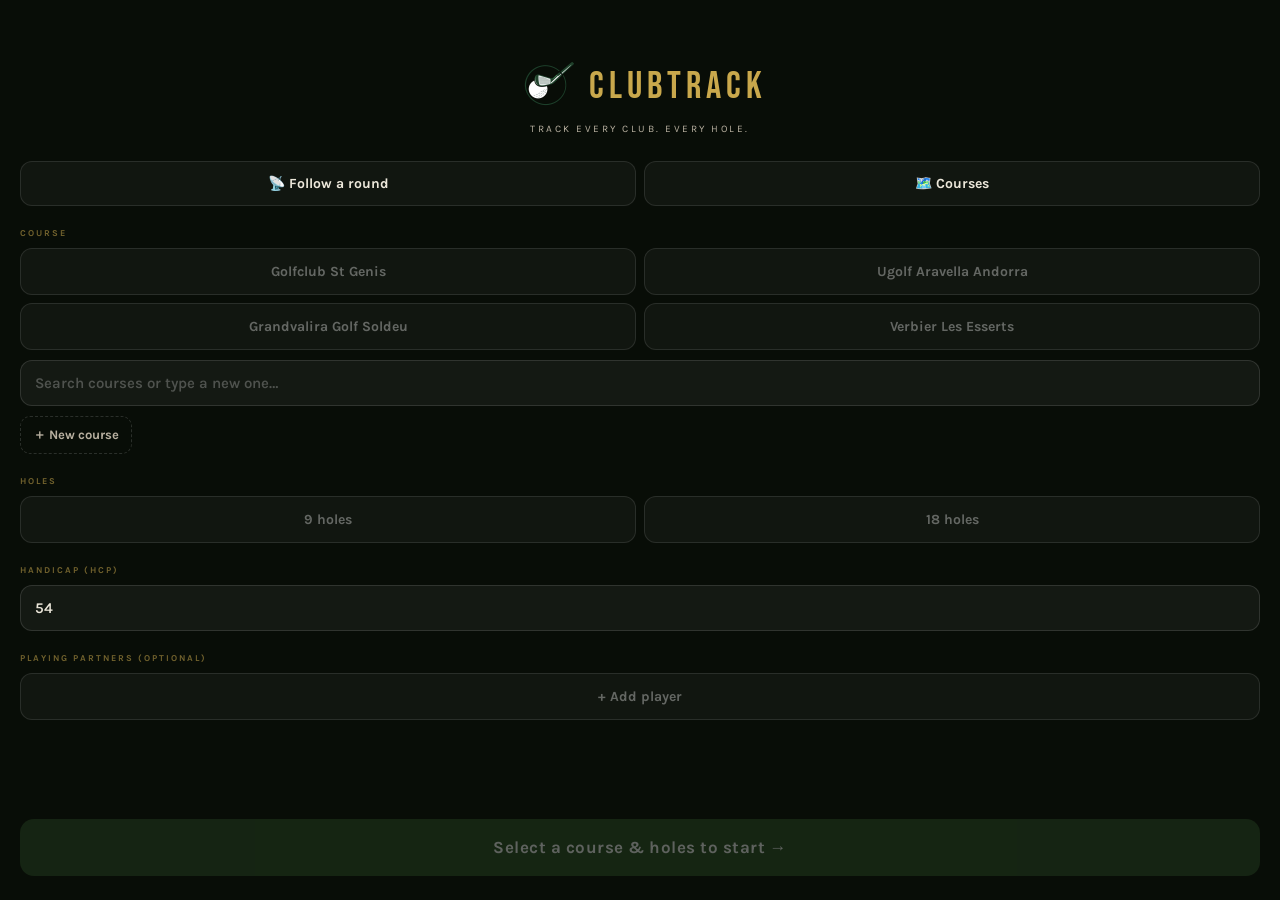
<file: index.html>
<!DOCTYPE html>
<html lang="en">
<head>
<meta charset="UTF-8">
<meta name="viewport" content="width=device-width, initial-scale=1.0, maximum-scale=1.0, user-scalable=no">
<meta name="apple-mobile-web-app-capable" content="yes">
<meta name="apple-mobile-web-app-status-bar-style" content="black-translucent">
<title>ClubTrack</title>
<link rel="apple-touch-icon" href="Logo.png">
<link rel="icon" href="Logo.png">
<link rel="manifest" href="manifest.json">
<meta name="theme-color" content="#0f1a0d">
<link rel="stylesheet" href="styles.css">
</head>
<body>
<div class="app">

  <div class="header">
    <div class="logo"><img class="logo-icon" src="Logo-transparent.png" alt="">ClubTrack</div>
    <div class="hole-nav">
      <button class="nav-btn" id="prev">‹</button>
      <div class="hole-display">
        <span class="hole-word">Hole</span>
        <span class="hole-num" id="hNum">1</span>
        <span class="hole-par" id="holePar"></span>
      </div>
      <button class="nav-btn" id="next">›</button>
    </div>
    <button class="settings-btn" id="settingsBtn">⚙︎</button>
  </div>

  <div class="strip-wrap">
    <div class="strip" id="strip"></div>
  </div>

  <div class="shot-log">
    <div class="log-label"><span id="logLabelText">Shots this hole</span> <span id="shotCount"></span></div>
    <div class="shots-row" id="shotsRow"></div>
  </div>

  <div class="clubs-area" id="clubsArea"></div>

  <div class="footnote">© 2026 <a href="https://github.com/robert-rjm" target="_blank" rel="noopener noreferrer">Robert Michels</a></div>


  <div class="bottom-bar">
    <button class="undo-btn" id="undoBtn">↩ Undo</button>
    <button class="add-nine-btn" id="addNineBtn" style="display:none">+ Continue round</button>
    <button class="sum-btn" id="sumBtn">📋 Round Summary</button>
  </div>
</div>

<!-- Continue-round sheet -->
<div id="continueSheet" style="display:none;position:fixed;bottom:0;left:0;right:0;z-index:200;
  background:var(--dark);border-top:1px solid rgba(255,255,255,0.08);
  border-radius:20px 20px 0 0;padding:20px 18px 32px;box-shadow:0 -8px 32px rgba(0,0,0,0.4)">
  <div style="font-size:13px;font-weight:700;color:rgba(255,255,255,0.45);letter-spacing:0.5px;margin-bottom:14px">CONTINUE WITH</div>
  <div id="continueOpts" style="display:flex;gap:10px;flex-wrap:wrap"></div>
</div>
<div id="continueBackdrop" style="display:none;position:fixed;inset:0;z-index:199;background:rgba(0,0,0,0.45)"></div>

<!-- Tracking sheet, shown at the first tee -->
<div id="trackSheet" style="display:none;position:fixed;bottom:0;left:0;right:0;z-index:200;
  background:var(--dark);border-top:1px solid rgba(255,255,255,0.08);
  border-radius:20px 20px 0 0;box-shadow:0 -8px 32px rgba(0,0,0,0.4);
  padding:20px 18px calc(32px + env(safe-area-inset-bottom))">
  <div style="font-size:13px;font-weight:700;color:rgba(255,255,255,0.45);letter-spacing:0.5px;margin-bottom:14px">TRACK THIS ROUND</div>
  <div id="trackOpts" style="display:flex;gap:10px"></div>
</div>
<div id="trackBackdrop" style="display:none;position:fixed;inset:0;z-index:199;background:rgba(0,0,0,0.45)"></div>

<!-- Lobby overlay -->
<div class="overlay" id="lobbyOverlay">
  <div class="lobby-logo">
    <div class="lobby-brand"><img class="lobby-logo-img" src="Logo-transparent.png" alt="">ClubTrack</div>
    <div class="lobby-tagline">Track every club. Every hole.</div>
  </div>
  <div class="lobby-scroll">
    <button class="restore-btn" id="restoreBtn" style="display:none"></button>
    <div class="lobby-links">
      <a class="follow-btn" id="followLobbyBtn" href="view.html?app=1" style="display:none">📡 Follow a round</a>
      <a class="follow-btn" href="courses.html?app=1">🗺️ Courses</a>
    </div>
    <div class="lobby-section">
      <div class="lobby-label">Course</div>
      <div class="lobby-opts" id="courseOpts"></div>
      <input type="search" class="lobby-custom-input" id="courseSearch" placeholder="Search courses or type a new one…" autocomplete="off" enterkeyhint="go">
      <div class="course-results" id="courseResults" style="display:none"></div>
      <div class="course-tools" id="courseTools"></div>
    </div>
    <div class="lobby-section">
      <div class="lobby-label">Holes</div>
      <div class="lobby-opts" id="holesOpts"></div>
      <div class="lobby-opts" id="nineOpts" style="display:none;margin-top:6px"></div>
      <div class="lobby-opts" id="startOpts" style="display:none;margin-top:6px"></div>
      <div id="parPrompt" style="display:none;margin-top:8px"></div>
      <div id="parGrid" style="display:none;margin-top:10px"></div>
      <div id="submitCourse" style="display:none;margin-top:10px"></div>
    </div>
    <div class="lobby-section" id="teeSection" style="display:none">
      <div class="lobby-label">Tee</div>
      <div class="lobby-opts" id="teeOpts"></div>
    </div>
    <div class="lobby-section">
      <div class="lobby-label">Handicap (HCP)</div>
      <input type="number" class="lobby-custom-input" id="hcpInput" min="0" max="54" placeholder="54">
      <div id="categoryRow" style="display:none;margin-top:8px">
        <div class="lobby-label" style="font-size:12px">Rated as</div>
        <div class="lobby-opts" id="categoryOpts"></div>
      </div>
    </div>
    <div class="lobby-section" id="playersLobby"></div>
  </div>
  <button class="lobby-start-btn" id="lobbyStartBtn" disabled>Select a course &amp; holes to start →</button>
</div>

<!-- Course editor, opened from the lobby -->
<div class="overlay" id="courseEditOverlay" style="z-index:110">
  <div class="ov-head">
    <div class="ov-title" id="courseEditTitle">New Course</div>
    <button class="ov-close" id="courseEditClose">×</button>
  </div>
  <div class="lobby-scroll" id="courseEditBody"></div>
  <div class="ce-error" id="courseEditError"></div>
  <button class="settings-start-btn" id="courseEditSave">Save course</button>
  <button class="ce-delete" id="courseEditDelete" style="display:none">Delete course</button>
</div>

<!-- Summary overlay -->
<div class="overlay" id="summaryOverlay">
  <div class="ov-head">
    <div class="ov-title">Round Summary</div>
    <button class="ov-close" id="sumClose">×</button>
  </div>
  <div class="ov-player-switch" id="ovPlayerSwitch"></div>
  <div class="ov-body" id="ovBody">
    <div class="sum-section">
      <div class="sum-sec-head"><span class="lobby-label"><img class="logo-icon" src="Logo-transparent.png" alt="">Club Hits</span><span class="sum-sec-hint">tap a hole for clubs</span></div>
      <div class="hole-grid" id="ovHoles"></div>
    </div>
    <div class="sum-section" id="ovStatsSection">
      <div class="sum-sec-head"><span class="lobby-label">📊 Statistics</span><span class="sum-sec-hint">tap for details</span></div>
      <div class="ov-stats" id="ovStats"></div>
    </div>
    <div class="sum-section" id="ovShareSection" style="display:none">
      <div class="sum-sec-head"><span class="lobby-label">📡 Live Share</span><span class="sum-sec-hint" id="shareStatus"></span></div>
      <div id="ovShare"></div>
    </div>
  </div>
  <button class="copy-btn" id="copyBtn">Copy to Clipboard</button>
  <button class="new-round-btn" id="newRoundBtn">New Round</button>

  <!-- Detail sheet -->
  <div class="sum-sheet" id="sumSheet">
    <div class="ov-head">
      <div class="ov-title" id="sheetTitle"></div>
      <button class="ov-close" id="sheetBack">‹</button>
    </div>
    <div class="sheet-body" id="sheetBody"></div>
  </div>
</div>

<!-- Settings overlay -->
<div class="overlay" id="settingsOverlay">
  <div class="ov-head">
    <div class="ov-title">Your Bag</div>
    <button class="ov-close" id="settingsClose">×</button>
  </div>
  <div class="settings-scroll" id="settingsScroll"></div>
  <button class="settings-start-btn" id="startRoundBtn">Start Round →</button>
</div>

<!-- Friends overlay -->
<div class="overlay" id="friendsOverlay">
  <div class="ov-head">
    <div class="ov-title">Friends</div>
    <button class="ov-close" id="friendsClose">‹</button>
  </div>
  <div class="settings-scroll" id="friendsScroll"></div>
  <button class="settings-start-btn" id="friendsAddBtn">+ Add friend</button>
</div>

<script src="courses.js"></script>
<script src="share.js"></script>
<!-- One global scope, so order matters: each file only runs code that uses the ones above it -->
<script src="js/state.js"></script>
<script src="js/scoring.js"></script>
<script src="js/round.js"></script>
<script src="js/summary.js"></script>
<script src="js/live-share.js"></script>
<script src="js/players.js"></script>
<script src="js/lobby.js"></script>
<script src="js/course-editor.js"></script>
<script src="js/settings.js"></script>
<script src="js/main.js"></script>
</body>
</html>
</file>
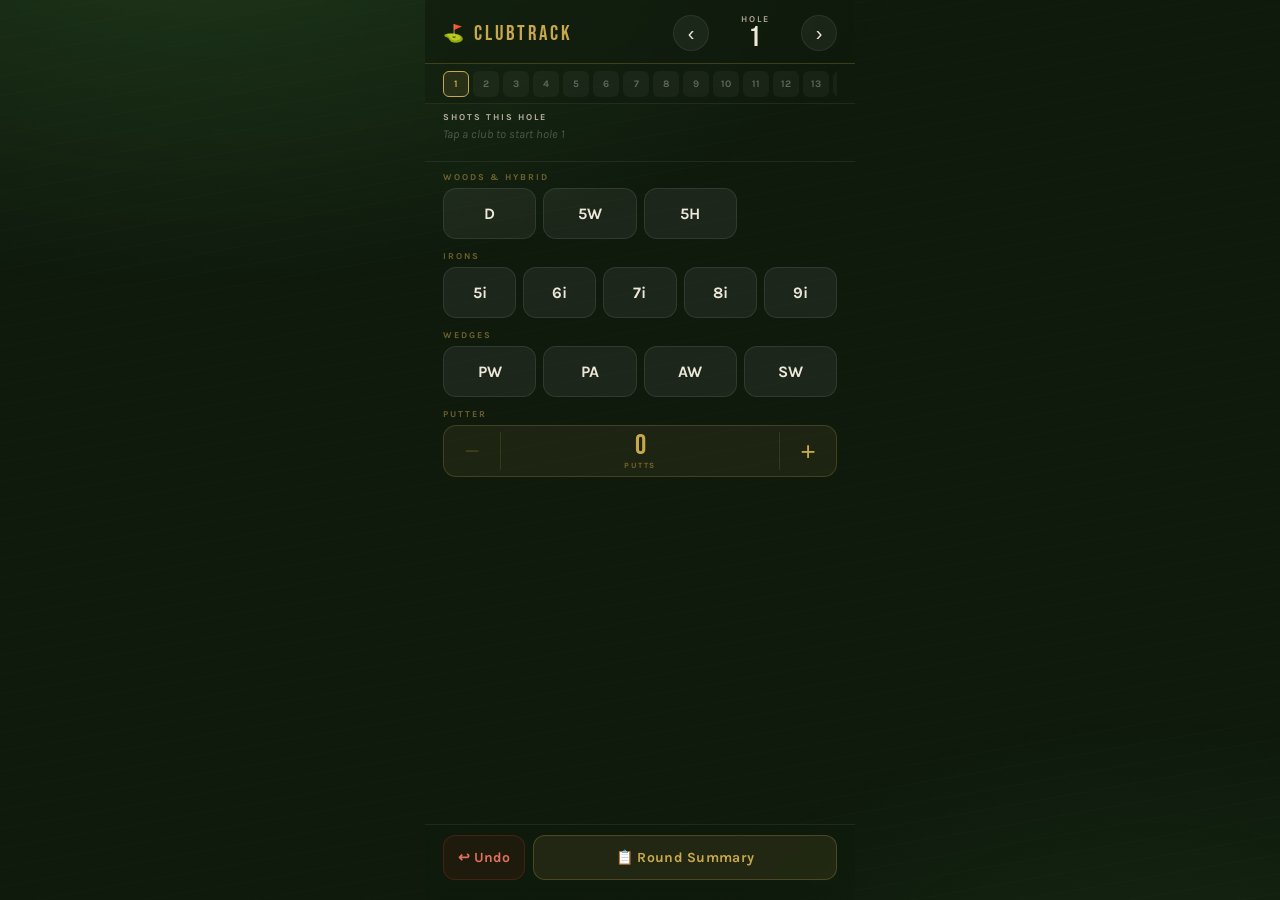
<file: clubtrack.html>
<!DOCTYPE html>
<html lang="en">
<head>
<meta charset="UTF-8">
<meta name="viewport" content="width=device-width, initial-scale=1.0, maximum-scale=1.0, user-scalable=no">
<meta name="apple-mobile-web-app-capable" content="yes">
<meta name="apple-mobile-web-app-status-bar-style" content="black-translucent">
<title>ClubTrack</title>
<style>
  @import url('https://fonts.googleapis.com/css2?family=Bebas+Neue&family=Karla:ital,wght@0,400;0,600;0,700;1,400&display=swap');

  * { box-sizing: border-box; margin: 0; padding: 0; -webkit-tap-highlight-color: transparent; }

  :root {
    --green:       #243d20;
    --green-mid:   #2e5228;
    --fairway:     #3d7033;
    --turf:        #4d8f41;
    --cream:       #ede8db;
    --cream-dim:   #b8b0a0;
    --dark:        #0f1a0d;
    --dark2:       #182516;
    --gold:        #c9a84c;
    --gold-bright: #e8c96a;
    --red:         #b03020;
    --border:      rgba(255,255,255,0.07);
    --border-gold: rgba(201,168,76,0.25);
  }

  html, body {
    height: 100%; overflow: hidden;
    background: var(--dark);
    color: var(--cream);
    font-family: 'Karla', sans-serif;
  }

  /* Subtle grass-texture via layered radials */
  body::before {
    content: '';
    position: fixed; inset: 0; z-index: 0; pointer-events: none;
    background:
      radial-gradient(ellipse 80% 60% at 15% -10%, rgba(61,112,51,0.35) 0%, transparent 70%),
      radial-gradient(ellipse 60% 50% at 90% 110%, rgba(45,90,39,0.2) 0%, transparent 60%),
      repeating-linear-gradient(
        170deg,
        transparent 0px,
        transparent 18px,
        rgba(255,255,255,0.012) 18px,
        rgba(255,255,255,0.012) 19px
      );
  }

  .app {
    position: relative; z-index: 1;
    display: flex; flex-direction: column;
    height: 100vh;
    max-width: 430px; margin: 0 auto;
  }

  /* ── HEADER ── */
  .header {
    padding: 14px 18px 11px;
    display: flex; align-items: center; justify-content: space-between;
    border-bottom: 1px solid var(--border-gold);
    background: rgba(15,26,13,0.6);
    backdrop-filter: blur(8px);
    flex-shrink: 0;
  }
  .logo {
    font-family: 'Bebas Neue', sans-serif;
    font-size: 21px; letter-spacing: 3px; color: var(--gold);
    display: flex; align-items: center; gap: 7px;
  }
  .logo-flag { font-size: 17px; }
  .hole-nav { display: flex; align-items: center; gap: 6px; }
  .nav-btn {
    width: 36px; height: 36px; border-radius: 50%;
    background: rgba(255,255,255,0.05);
    border: 1px solid var(--border);
    color: var(--cream); font-size: 20px; line-height: 1;
    cursor: pointer; display: flex; align-items: center; justify-content: center;
    transition: all 0.1s; user-select: none;
  }
  .nav-btn:active { background: rgba(201,168,76,0.2); transform: scale(0.86); }
  .hole-display {
    min-width: 80px; text-align: center;
  }
  .hole-word {
    font-size: 9px; font-weight: 600; letter-spacing: 2px;
    text-transform: uppercase; color: var(--cream-dim); display: block;
  }
  .hole-num {
    font-family: 'Bebas Neue', sans-serif;
    font-size: 28px; letter-spacing: 1px; color: var(--cream);
    line-height: 1;
  }

  /* ── HOLE STRIP ── */
  .strip-wrap {
    padding: 7px 18px 6px;
    flex-shrink: 0;
    border-bottom: 1px solid var(--border);
    background: rgba(15,26,13,0.4);
  }
  .strip {
    display: flex; gap: 4px;
    overflow-x: auto; scrollbar-width: none;
  }
  .strip::-webkit-scrollbar { display: none; }
  .chip {
    flex-shrink: 0;
    width: 26px; height: 26px; border-radius: 6px;
    display: flex; align-items: center; justify-content: center;
    font-size: 10px; font-weight: 700;
    cursor: pointer; transition: all 0.12s;
    border: 1.5px solid transparent;
    background: rgba(255,255,255,0.04);
    color: rgba(255,255,255,0.3);
  }
  .chip.logged {
    background: rgba(61,112,51,0.55);
    color: var(--cream);
  }
  .chip.active {
    border-color: var(--gold);
    color: var(--gold);
    background: rgba(201,168,76,0.12);
  }

  /* ── SHOT LOG ── */
  .shot-log {
    padding: 8px 18px;
    min-height: 58px;
    flex-shrink: 0;
    border-bottom: 1px solid var(--border);
    display: flex; flex-direction: column; gap: 5px;
  }
  .log-label {
    font-size: 9px; font-weight: 700; letter-spacing: 2px;
    text-transform: uppercase; color: var(--cream-dim);
  }
  .shots-row { display: flex; flex-wrap: wrap; gap: 5px; align-items: center; }
  .shot-pill {
    background: rgba(45,82,40,0.7);
    border: 1px solid rgba(77,143,65,0.5);
    border-radius: 20px; padding: 3px 8px 3px 7px;
    font-size: 13px; font-weight: 600; color: var(--cream);
    display: inline-flex; align-items: center; gap: 4px;
    animation: pop 0.16s cubic-bezier(0.34,1.56,0.64,1);
  }
  @keyframes pop {
    from { transform: scale(0.5); opacity: 0; }
    to   { transform: scale(1); opacity: 1; }
  }
  .pill-num { font-size: 9px; color: var(--gold); font-weight: 700; }
  .pill-x {
    background: none; border: none;
    color: rgba(255,255,255,0.25); cursor: pointer;
    font-size: 11px; padding: 0; line-height: 1;
    transition: color 0.1s;
  }
  .pill-x:active { color: #e05040; }
  .no-shots { color: rgba(255,255,255,0.25); font-size: 12px; font-style: italic; }

  /* ── CLUB GRID ── */
  .clubs-area {
    flex: 1; overflow-y: auto; scrollbar-width: none;
    padding: 10px 18px 10px;
    display: flex; flex-direction: column; gap: 12px;
  }
  .clubs-area::-webkit-scrollbar { display: none; }

  .group { display: flex; flex-direction: column; gap: 6px; }
  .group-title {
    font-size: 9px; font-weight: 700; letter-spacing: 2px;
    text-transform: uppercase; color: rgba(201,168,76,0.5);
  }
  .grid { display: grid; gap: 7px; }
  .grid-4 { grid-template-columns: repeat(4, 1fr); }
  .grid-5 { grid-template-columns: repeat(5, 1fr); }
  .grid-1 { grid-template-columns: 1fr; }

  .cbt {
    background: rgba(255,255,255,0.055);
    border: 1px solid rgba(255,255,255,0.09);
    border-radius: 13px;
    color: var(--cream);
    font-family: 'Karla', sans-serif;
    font-size: 16px; font-weight: 700;
    padding: 15px 6px;
    cursor: pointer; text-align: center;
    transition: transform 0.08s, background 0.08s, border-color 0.08s;
    user-select: none; position: relative; overflow: hidden;
  }
  .cbt:active {
    transform: scale(0.88);
    background: rgba(77,143,65,0.55);
    border-color: var(--turf);
  }
  .cbt.putter-btn {
    font-size: 14px;
    background: rgba(201,168,76,0.08);
    border-color: rgba(201,168,76,0.18);
    color: var(--gold);
  }
  .cbt.putter-btn:active { background: rgba(201,168,76,0.3); }
  .cbt.flash { animation: cflash 0.38s ease forwards; }
  @keyframes cflash {
    0%   { background: rgba(201,168,76,0.5); border-color: var(--gold-bright); }
    100% { background: rgba(255,255,255,0.055); border-color: rgba(255,255,255,0.09); }
  }
  .cbt.putter-btn.flash { animation: pflash 0.38s ease forwards; }
  @keyframes pflash {
    0%   { background: rgba(201,168,76,0.55); border-color: var(--gold-bright); }
    100% { background: rgba(201,168,76,0.08); border-color: rgba(201,168,76,0.18); }
  }

  /* ── PUTTER STEPPER ── */
  .putter-stepper {
    display: flex; align-items: center; gap: 0;
    background: rgba(201,168,76,0.08);
    border: 1px solid rgba(201,168,76,0.22);
    border-radius: 13px; overflow: hidden;
    height: 52px;
  }
  .putter-step-btn {
    flex: 0 0 56px; height: 100%;
    background: none; border: none;
    color: var(--gold); font-size: 26px; font-weight: 300;
    cursor: pointer; display: flex; align-items: center; justify-content: center;
    transition: background 0.1s;
    user-select: none;
  }
  .putter-step-btn:active { background: rgba(201,168,76,0.25); }
  .putter-step-btn:disabled { color: rgba(201,168,76,0.2); cursor: default; }
  .putter-count-wrap {
    flex: 1; display: flex; flex-direction: column;
    align-items: center; justify-content: center; gap: 1px;
    border-left: 1px solid rgba(201,168,76,0.15);
    border-right: 1px solid rgba(201,168,76,0.15);
  }
  .putter-count {
    font-family: 'Bebas Neue', sans-serif;
    font-size: 28px; color: var(--gold); line-height: 1;
    transition: transform 0.1s;
  }
  .putter-count.bump { animation: bump 0.18s ease; }
  @keyframes bump {
    0%   { transform: scale(1); }
    50%  { transform: scale(1.3); }
    100% { transform: scale(1); }
  }
  .putter-label {
    font-size: 8px; font-weight: 700; letter-spacing: 1.5px;
    text-transform: uppercase; color: rgba(201,168,76,0.5);
  }

  /* ── BOTTOM BAR ── */
  .bottom-bar {
    padding: 10px 18px 20px;
    border-top: 1px solid var(--border);
    display: flex; gap: 8px; flex-shrink: 0;
    background: rgba(15,26,13,0.5);
    backdrop-filter: blur(8px);
  }
  .undo-btn {
    background: rgba(176,48,32,0.1);
    border: 1px solid rgba(176,48,32,0.28);
    color: #e07060; border-radius: 12px;
    padding: 13px 14px;
    font-family: 'Karla', sans-serif;
    font-size: 14px; font-weight: 700;
    cursor: pointer; flex-shrink: 0;
    transition: all 0.12s;
  }
  .undo-btn:active { background: rgba(176,48,32,0.3); transform: scale(0.94); }
  .sum-btn {
    flex: 1;
    background: rgba(201,168,76,0.1);
    border: 1px solid var(--border-gold);
    color: var(--gold); border-radius: 12px;
    padding: 13px;
    font-family: 'Karla', sans-serif;
    font-size: 14px; font-weight: 700;
    cursor: pointer; letter-spacing: 0.3px;
    transition: all 0.12s;
  }
  .sum-btn:active { background: rgba(201,168,76,0.25); transform: scale(0.97); }

  /* ── SUMMARY OVERLAY ── */
  .overlay {
    position: fixed; inset: 0; z-index: 200;
    background: rgba(8,13,7,0.97);
    display: none; flex-direction: column;
    padding: 22px 20px 24px;
  }
  .overlay.open { display: flex; }
  .ov-head {
    display: flex; align-items: center; justify-content: space-between;
    margin-bottom: 14px; flex-shrink: 0;
  }
  .ov-title {
    font-family: 'Bebas Neue', sans-serif;
    font-size: 26px; letter-spacing: 2.5px; color: var(--gold);
  }
  .ov-close {
    width: 36px; height: 36px; border-radius: 50%;
    background: rgba(255,255,255,0.07); border: 1px solid var(--border);
    color: var(--cream); font-size: 20px; cursor: pointer;
    display: flex; align-items: center; justify-content: center;
  }
  .ov-body { flex: 1; overflow-y: auto; scrollbar-width: none; }
  .ov-body::-webkit-scrollbar { display: none; }

  .sum-row {
    display: flex; align-items: flex-start; gap: 12px;
    padding: 9px 0; border-bottom: 1px solid rgba(255,255,255,0.05);
  }
  .sum-left { text-align: right; min-width: 28px; flex-shrink: 0; }
  .sum-hnum {
    font-family: 'Bebas Neue', sans-serif;
    font-size: 20px; color: var(--gold); line-height: 1;
  }
  .sum-shots-count {
    font-size: 9px; color: var(--cream-dim); letter-spacing: 0.5px;
  }
  .sum-pills { flex: 1; display: flex; flex-wrap: wrap; gap: 4px; padding-top: 2px; }
  .sum-pill {
    background: rgba(45,82,40,0.55);
    border: 1px solid rgba(77,143,65,0.3);
    border-radius: 14px; padding: 2px 8px;
    font-size: 12px; font-weight: 600; color: var(--cream);
  }
  .sum-none { font-size: 12px; color: rgba(255,255,255,0.25); font-style: italic; padding-top: 3px; }

  .ov-stats {
    flex-shrink: 0;
    padding: 10px 0 0;
    display: flex; gap: 10px;
  }
  .stat-box {
    flex: 1; background: rgba(255,255,255,0.04);
    border: 1px solid var(--border);
    border-radius: 10px; padding: 10px;
    text-align: center;
  }
  .stat-val {
    font-family: 'Bebas Neue', sans-serif;
    font-size: 28px; color: var(--gold); line-height: 1;
  }
  .stat-lbl { font-size: 10px; color: var(--cream-dim); letter-spacing: 1px; margin-top: 2px; }

  .copy-btn {
    flex-shrink: 0; margin-top: 12px; width: 100%;
    background: var(--green-mid); border: none; border-radius: 12px;
    color: white; font-family: 'Karla', sans-serif;
    font-size: 15px; font-weight: 700; padding: 15px;
    cursor: pointer; letter-spacing: 0.3px;
    transition: background 0.15s;
  }
  .copy-btn:active { background: var(--fairway); }
</style>
</head>
<body>
<div class="app">

  <!-- Header -->
  <div class="header">
    <div class="logo"><span class="logo-flag">⛳</span>ClubTrack</div>
    <div class="hole-nav">
      <button class="nav-btn" id="prev">‹</button>
      <div class="hole-display">
        <span class="hole-word">Hole</span>
        <span class="hole-num" id="hNum">1</span>
      </div>
      <button class="nav-btn" id="next">›</button>
    </div>
  </div>

  <!-- Hole strip -->
  <div class="strip-wrap">
    <div class="strip" id="strip"></div>
  </div>

  <!-- Shot log -->
  <div class="shot-log">
    <div class="log-label">Shots this hole</div>
    <div class="shots-row" id="shotsRow"></div>
  </div>

  <!-- Club buttons -->
  <div class="clubs-area">
    <div class="group">
      <div class="group-title">Woods &amp; Hybrid</div>
      <div class="grid grid-4" id="gWoods"></div>
    </div>
    <div class="group">
      <div class="group-title">Irons</div>
      <div class="grid grid-5" id="gIrons"></div>
    </div>
    <div class="group">
      <div class="group-title">Wedges</div>
      <div class="grid grid-4" id="gWedges"></div>
    </div>
    <div class="group">
      <div class="group-title">Putter</div>
      <div class="putter-stepper">
        <button class="putter-step-btn" id="putterMinus" disabled>−</button>
        <div class="putter-count-wrap">
          <div class="putter-count" id="putterCount">0</div>
          <div class="putter-label">Putts</div>
        </div>
        <button class="putter-step-btn" id="putterPlus">+</button>
      </div>
    </div>
  </div>

  <!-- Bottom bar -->
  <div class="bottom-bar">
    <button class="undo-btn" id="undoBtn">↩ Undo</button>
    <button class="sum-btn" id="sumBtn">📋 Round Summary</button>
  </div>
</div>

<!-- Summary overlay -->
<div class="overlay" id="overlay">
  <div class="ov-head">
    <div class="ov-title">Round Summary</div>
    <button class="ov-close" id="ovClose">×</button>
  </div>
  <div class="ov-body" id="ovBody"></div>
  <div class="ov-stats" id="ovStats"></div>
  <button class="copy-btn" id="copyBtn">Copy to Clipboard</button>
</div>

<script>
const BAG = {
  woods:  ['D', '5W', '5H'],
  irons:  ['5i', '6i', '7i', '8i', '9i'],
  wedges: ['PW', 'PA', 'AW', 'SW']
};

const HOLES = 18;
let hole = 1;
const round = Array.from({length: HOLES}, () => []);

// ── STRIP ──
const stripEl = document.getElementById('strip');
for (let i = 1; i <= HOLES; i++) {
  const c = document.createElement('div');
  c.className = 'chip'; c.textContent = i; c.dataset.h = i;
  c.addEventListener('click', () => { hole = i; render(); });
  stripEl.appendChild(c);
}

// ── CLUB BUTTONS ──
function buildGroup(id, clubs, isPutter = false) {
  const g = document.getElementById(id);
  clubs.forEach(name => {
    const b = document.createElement('button');
    b.className = 'cbt' + (isPutter ? ' putter-btn' : '');
    b.textContent = name;
    b.addEventListener('click', () => {
      round[hole - 1].push(name);
      b.classList.remove('flash');
      void b.offsetWidth;
      b.classList.add('flash');
      render();
    });
    g.appendChild(b);
  });
}
buildGroup('gWoods',  BAG.woods);
buildGroup('gIrons',  BAG.irons);
buildGroup('gWedges', BAG.wedges);

// ── PUTTER STEPPER ──
function getPutterCount() {
  return round[hole-1].filter(c => c === 'Putter').length;
}
function setPutterCount(n) {
  // Remove all existing putters from this hole's shots, then add n at the end
  const nonPutts = round[hole-1].filter(c => c !== 'Putter');
  round[hole-1] = [...nonPutts, ...Array(n).fill('Putter')];
}
function updatePutterUI(animate) {
  const n = getPutterCount();
  const countEl = document.getElementById('putterCount');
  countEl.textContent = n;
  if (animate) {
    countEl.classList.remove('bump');
    void countEl.offsetWidth;
    countEl.classList.add('bump');
  }
  document.getElementById('putterMinus').disabled = n === 0;
}
document.getElementById('putterPlus').addEventListener('click', () => {
  setPutterCount(getPutterCount() + 1);
  updatePutterUI(true);
  render();
});
document.getElementById('putterMinus').addEventListener('click', () => {
  const n = getPutterCount();
  if (n > 0) { setPutterCount(n - 1); updatePutterUI(true); render(); }
});

// ── RENDER ──
function render() {
  document.getElementById('hNum').textContent = hole;

  document.querySelectorAll('.chip').forEach(c => {
    const h = +c.dataset.h;
    c.className = 'chip';
    if (round[h-1].length) c.classList.add('logged');
    if (h === hole)        c.classList.add('active');
  });
  document.querySelector('.chip.active')
    ?.scrollIntoView({block:'nearest', inline:'center', behavior:'smooth'});

  updatePutterUI(false);

  const shots = round[hole - 1];
  const row = document.getElementById('shotsRow');
  if (!shots.length) {
    row.innerHTML = '<span class="no-shots">Tap a club to start hole ' + hole + '</span>';
  } else {
    row.innerHTML = shots.map((c, i) =>
      `<span class="shot-pill">
        <span class="pill-num">#${i+1}</span>${c}
        <button class="pill-x" data-i="${i}">✕</button>
      </span>`
    ).join('');
    row.querySelectorAll('.pill-x').forEach(b =>
      b.addEventListener('click', () => {
        round[hole-1].splice(+b.dataset.i, 1);
        render();
      })
    );
  }
}

// ── NAV ──
document.getElementById('prev').addEventListener('click', () => { if (hole > 1)    { hole--; render(); }});
document.getElementById('next').addEventListener('click', () => { if (hole < HOLES) { hole++; render(); }});

// ── UNDO ──
document.getElementById('undoBtn').addEventListener('click', () => {
  if (round[hole-1].length) { round[hole-1].pop(); render(); }
});

// ── SUMMARY ──
document.getElementById('sumBtn').addEventListener('click', () => {
  const body = document.getElementById('ovBody');
  body.innerHTML = round.map((shots, i) => {
    const pills = shots.length
      ? shots.map((c,j) => `<span class="sum-pill">#${j+1} ${c}</span>`).join('')
      : '<span class="sum-none">No shots</span>';
    return `<div class="sum-row">
      <div class="sum-left">
        <div class="sum-hnum">${i+1}</div>
        <div class="sum-shots-count">${shots.length ? shots.length + 'sh' : ''}</div>
      </div>
      <div class="sum-pills">${pills}</div>
    </div>`;
  }).join('');

  const total = round.reduce((a, s) => a + s.length, 0);
  const holesPlayed = round.filter(s => s.length > 0).length;

  // Club frequency — exclude Putter
  const freq = {};
  round.forEach(shots => shots.forEach(c => {
    if (c !== 'Putter') freq[c] = (freq[c]||0)+1;
  }));
  const sorted = Object.entries(freq).sort((a,b)=>b[1]-a[1]);
  let topLabel = '—';
  if (sorted.length) {
    const topCount = sorted[0][1];
    const tied = sorted.filter(([,n]) => n === topCount).map(([c]) => c);
    topLabel = tied.length <= 3 ? tied.join(' / ') : '—';
  }

  document.getElementById('ovStats').innerHTML = `
    <div class="stat-box"><div class="stat-val">${total}</div><div class="stat-lbl">Total Shots</div></div>
    <div class="stat-box"><div class="stat-val">${holesPlayed}</div><div class="stat-lbl">Holes Logged</div></div>
    <div class="stat-box"><div class="stat-val" style="font-size:${topLabel.includes('/')?'18px':'28px'}">${topLabel}</div><div class="stat-lbl">Most Used</div></div>
  `;
  document.getElementById('overlay').classList.add('open');
});

document.getElementById('ovClose').addEventListener('click', () =>
  document.getElementById('overlay').classList.remove('open')
);

// ── COPY ──
document.getElementById('copyBtn').addEventListener('click', () => {
  const text = round.map((shots, i) =>
    `Hole ${i+1} (${shots.length} shots): ${shots.length ? shots.join(' → ') : '—'}`
  ).join('\n');
  navigator.clipboard.writeText(text).then(() => {
    const b = document.getElementById('copyBtn');
    b.textContent = '✓ Copied to clipboard!';
    setTimeout(() => b.textContent = 'Copy to Clipboard', 2000);
  });
});

render();
</script>
</body>
</html>
</file>
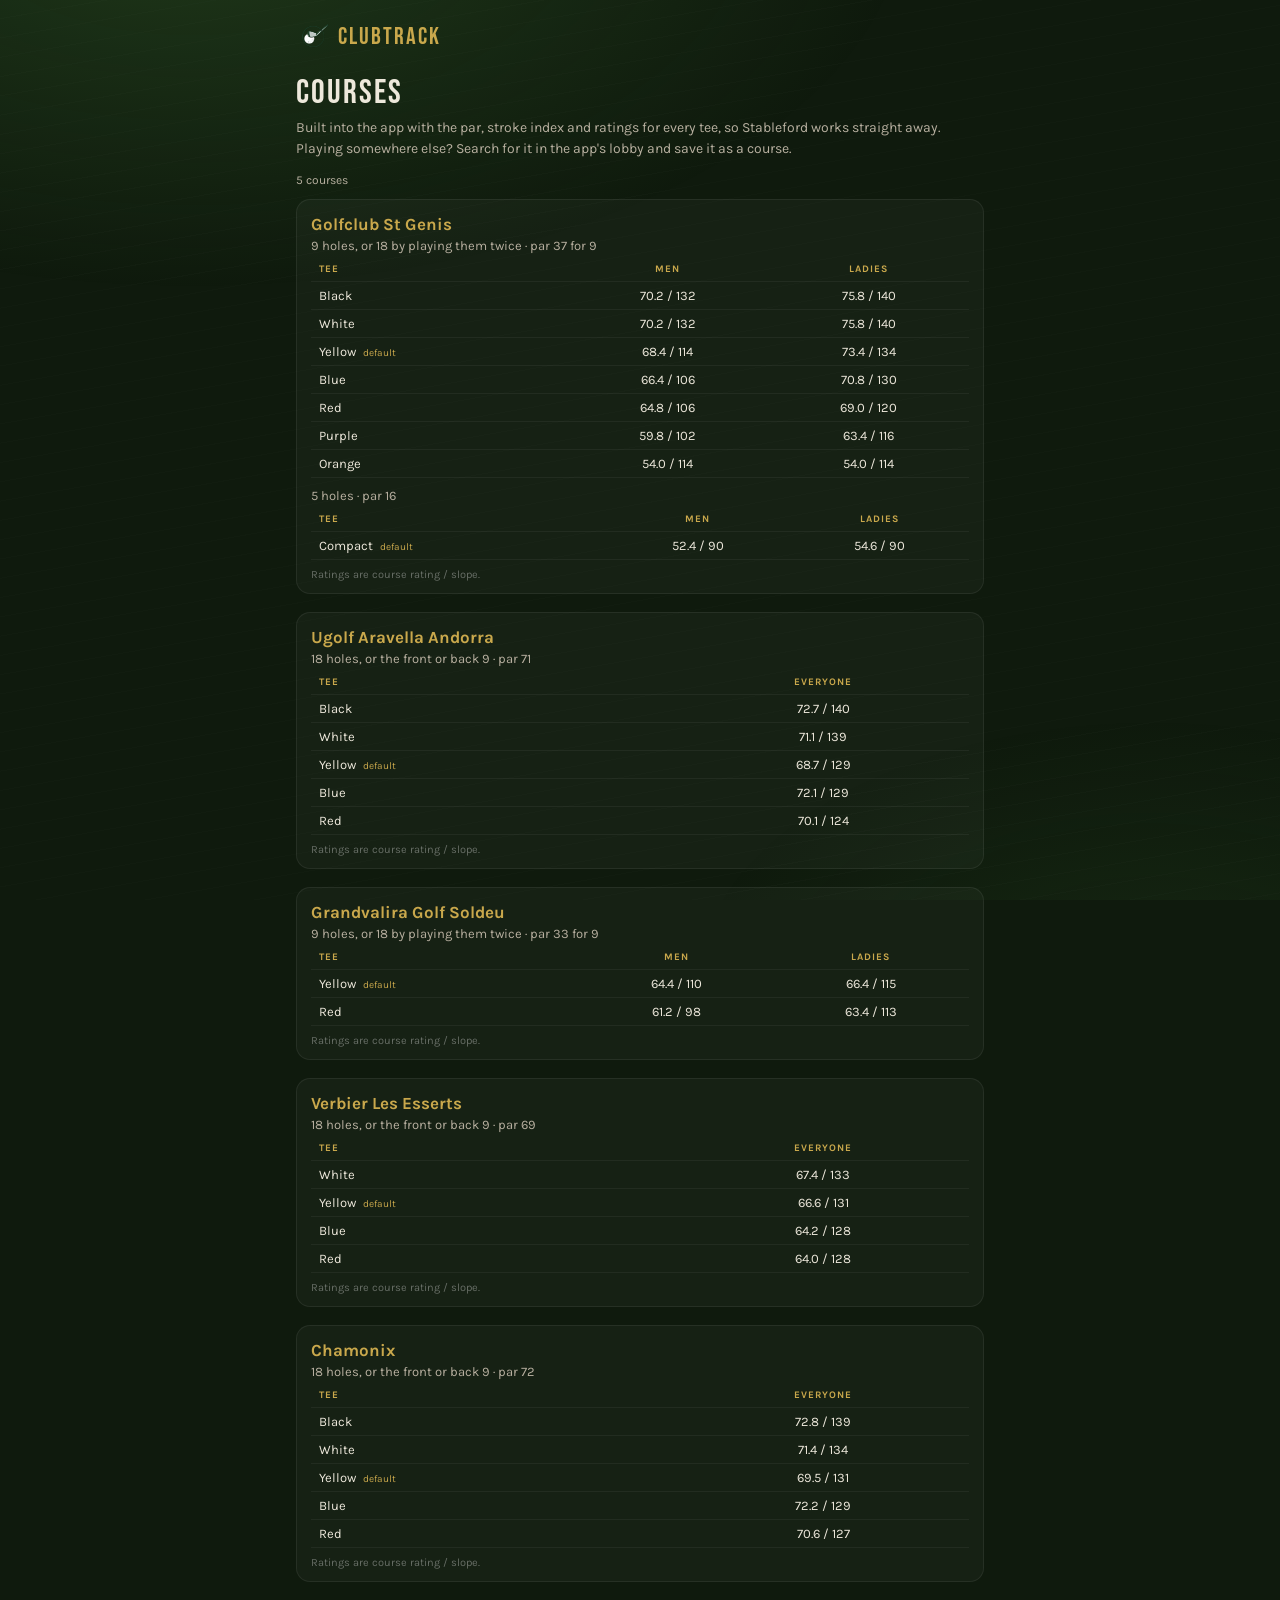
<file: courses.html>
<!DOCTYPE html>
<html lang="en" class="view">
<head>
<meta charset="UTF-8">
<meta name="viewport" content="width=device-width, initial-scale=1.0">
<title>ClubTrack Courses</title>
<link rel="icon" href="Logo.png">
<link rel="stylesheet" href="styles.css">
</head>
<body>
<div class="view-wrap">
  <div class="view-top">
    <a class="view-brand" href="index.html"><img class="logo-icon" src="Logo-transparent.png" alt="">ClubTrack</a>
  </div>
  <div class="view-head">
    <h1 class="courses-title">Courses</h1>
    <p class="courses-intro">
      Built into the app with the par, stroke index and ratings for every tee, so Stableford
      works straight away. Playing somewhere else? Search for it in the app's lobby and save it
      as a course.
    </p>
  </div>
  <div id="courseList"></div>
</div>

<script src="courses.js"></script>
<script>
// Lists the built-in courses straight from courses.js, so this page never needs updating.
(() => {
  const esc = s => String(s).replace(/[&<>"]/g, c => ({ '&': '&amp;', '<': '&lt;', '>': '&gt;', '"': '&quot;' })[c]);
  const baseName = k => k.replace(/\s*-\s*\d+\s*Hole$/i, '');
  const names = PRESET_COURSES.filter(n => n !== 'Others');

  // What the lobby offers for one entry of the course
  function holesText(entry, siblings) {
    const n = entry.holes.length;
    const has18 = siblings.some(e => e.holes.length === 18);
    if (n === 18) return '18 holes, or the front or back 9';
    if (n === 9 && !has18) return '9 holes, or 18 by playing them twice';
    return `${n} holes`;
  }

  // One row per tee, with men and ladies side by side when they're rated separately
  function teeTable(entry) {
    const tees = entry.tees || (entry.sss != null ? [{ color: '', sss: entry.sss, slope: entry.slope }] : []);
    if (!tees.length) return '<div class="course-card-meta">No ratings, so no Stableford points</div>';
    const rating = t => t ? `${Number(t.sss).toFixed(1)} / ${t.slope}` : '–';
    const split = tees.some(t => t.players);
    const cols = split ? [['men', 'Men'], ['ladies', 'Ladies']] : [[null, 'Everyone']];
    const colors = [...new Set(tees.map(t => t.color))];
    const rows = colors.map(color => `
      <tr>
        <td>${esc(color || '–')}${color && color === entry.defaultTee ? ' <small>default</small>' : ''}</td>
        ${cols.map(([who]) => `<td>${rating(tees.find(t => t.color === color && (!who || !t.players || t.players === who)))}</td>`).join('')}
      </tr>`).join('');
    return `
      <div class="view-table-wrap">
        <table class="view-table course-tees">
          <tr><th>Tee</th>${cols.map(([, label]) => `<th>${label}</th>`).join('')}</tr>
          ${rows}
        </table>
      </div>`;
  }

  const html = names.map(name => {
    const entries = Object.keys(COURSES).filter(k => baseName(k) === name).map(k => COURSES[k]);
    return `
      <section class="sum-section course-card">
        <h2 class="course-card-name">${esc(name)}</h2>
        ${entries.map(e => `
          <div class="course-card-meta">${holesText(e, entries)} · par ${e.par}${e.holes.length === 9 ? ' for 9' : ''}</div>
          ${teeTable(e)}`).join('')}
        <div class="course-card-note">Ratings are course rating / slope.</div>
      </section>`;
  }).join('');

  document.getElementById('courseList').innerHTML =
    `<div class="courses-count">${names.length} courses</div>${html}`;

  // Opened from the app's lobby, so offer the way back
  if (new URLSearchParams(location.search).has('app')) {
    const back = document.querySelector('.view-brand');
    back.textContent = '‹ Back to the app';
    back.classList.add('view-back');
  }
})();
</script>
</body>
</html>
</file>
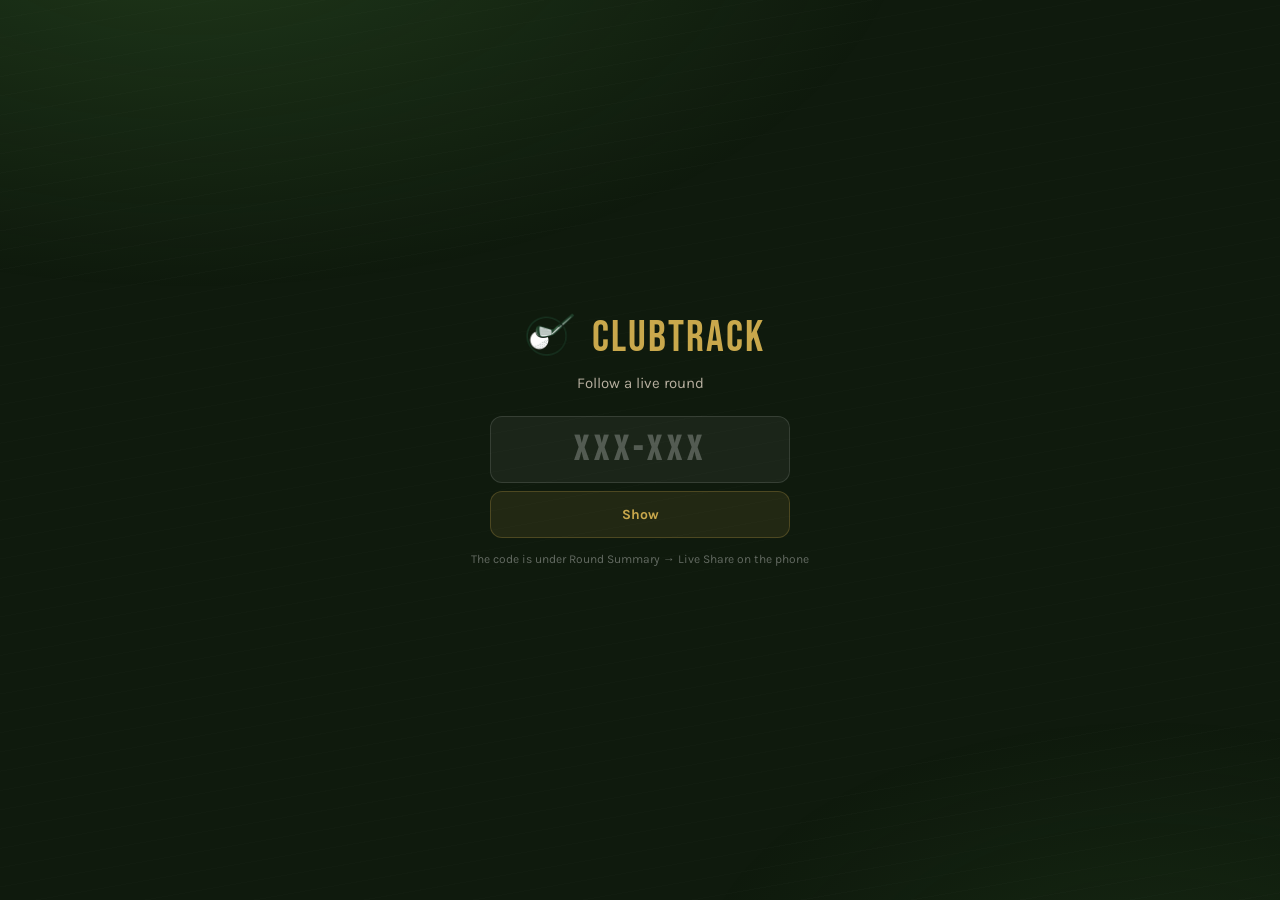
<file: view.html>
<!DOCTYPE html>
<html lang="en" class="view">
<head>
<meta charset="UTF-8">
<meta name="viewport" content="width=device-width, initial-scale=1.0">
<title>ClubTrack Live</title>
<link rel="icon" href="Logo.png">
<link rel="stylesheet" href="styles.css">
</head>
<body class="landing">
<div class="view-wrap">
  <div class="view-top">
    <a class="view-brand" href="index.html"><img class="logo-icon" src="Logo-transparent.png" alt="">ClubTrack</a>
    <div class="view-intro">Follow a live round</div>
    <form class="view-form" id="codeForm">
      <input class="lobby-custom-input" id="codeInput" placeholder="XXX-XXX" autocomplete="off" autocapitalize="characters" spellcheck="false" maxlength="7">
      <button class="share-btn" type="submit">Show</button>
    </form>
    <div class="view-status" id="viewStatus"></div>
    <div class="view-intro-hint">The code is under Round Summary → Live Share on the phone</div>
  </div>
  <div id="viewRound"></div>
</div>

<script src="share.js"></script>
<script src="view.js"></script>
</body>
</html>
</file>
<file: styles.css>
@import url('https://fonts.googleapis.com/css2?family=Bebas+Neue&family=Karla:ital,wght@0,400;0,600;0,700;1,400&display=swap');

  * { box-sizing: border-box; margin: 0; padding: 0; -webkit-tap-highlight-color: transparent; }

  :root {
    --green:       #243d20;
    --green-mid:   #2e5228;
    --fairway:     #3d7033;
    --turf:        #4d8f41;
    --cream:       #ede8db;
    --cream-dim:   #b8b0a0;
    --dark:        #0f1a0d;
    --gold:        #c9a84c;
    --gold-bright: #e8c96a;
    --border:      rgba(255,255,255,0.07);
    --border-gold: rgba(201,168,76,0.25);
  }

  html, body {
    height: 100%; overflow: hidden;
    background: var(--dark);
    color: var(--cream);
    font-family: 'Karla', sans-serif;
  }

  body::before {
    content: '';
    position: fixed; inset: 0; z-index: 0; pointer-events: none;
    background:
      radial-gradient(ellipse 80% 60% at 15% -10%, rgba(61,112,51,0.35) 0%, transparent 70%),
      radial-gradient(ellipse 60% 50% at 90% 110%, rgba(45,90,39,0.2) 0%, transparent 60%),
      repeating-linear-gradient(170deg, transparent 0px, transparent 18px, rgba(255,255,255,0.012) 18px, rgba(255,255,255,0.012) 19px);
  }

  .app {
    position: relative; z-index: 1;
    display: flex; flex-direction: column;
    height: 100vh;
    max-width: 430px; margin: 0 auto;
  }

  /* ── HEADER ── */
  .header {
    padding: 14px 18px 11px;
    display: flex; align-items: center; justify-content: space-between;
    border-bottom: 1px solid var(--border-gold);
    background: rgba(15,26,13,0.6);
    backdrop-filter: blur(8px);
    flex-shrink: 0;
  }
  .logo {
    font-family: 'Bebas Neue', sans-serif;
    font-size: 21px; letter-spacing: 3px; color: var(--gold);
    display: flex; align-items: center; gap: 7px;
  }
  /* Logo.png in place of an emoji: sized to the text around it */
  .logo-icon {
    height: 1.4em; width: 1.4em;
    vertical-align: middle; margin-right: 0.35em;
  }
  .logo .logo-icon, .settings-putter-note .logo-icon { margin-right: 0; }
  .hole-nav { display: flex; align-items: center; gap: 6px; }
  .nav-btn {
    width: 36px; height: 36px; border-radius: 50%;
    background: rgba(255,255,255,0.05);
    border: 1px solid var(--border);
    color: var(--cream); font-size: 20px; line-height: 1;
    cursor: pointer; display: flex; align-items: center; justify-content: center;
    transition: all 0.1s; user-select: none;
  }
  .nav-btn:active { background: rgba(201,168,76,0.2); transform: scale(0.86); }
  .hole-display { min-width: 80px; text-align: center; }
  .hole-word {
    font-size: 9px; font-weight: 600; letter-spacing: 2px;
    text-transform: uppercase; color: var(--cream-dim); display: block;
  }
  .hole-num {
    font-family: 'Bebas Neue', sans-serif;
    font-size: 28px; letter-spacing: 1px; color: var(--cream); line-height: 1;
  }
  .hole-par {
    font-size: 9px; font-weight: 600; letter-spacing: 1.5px;
    text-transform: uppercase; color: var(--cream-dim);
    display: block; text-align: center; min-height: 12px;
  }
  .settings-btn {
    width: 36px; height: 36px; border-radius: 50%;
    background: rgba(255,255,255,0.05);
    border: 1px solid var(--border);
    color: var(--cream-dim); font-size: 17px;
    cursor: pointer; display: flex; align-items: center; justify-content: center;
    transition: all 0.1s; flex-shrink: 0;
  }
  .settings-btn:active { background: rgba(201,168,76,0.2); color: var(--gold); transform: scale(0.86); }

  /* ── HOLE STRIP ── */
  .strip-wrap {
    padding: 7px 18px 6px; flex-shrink: 0;
    border-bottom: 1px solid var(--border);
    background: rgba(15,26,13,0.4);
  }
  .strip { display: flex; gap: 4px; overflow-x: auto; scrollbar-width: none; }
  .strip::-webkit-scrollbar { display: none; }
  .chip {
    flex-shrink: 0;
    width: 26px; height: 26px; border-radius: 6px;
    display: flex; align-items: center; justify-content: center;
    font-size: 10px; font-weight: 700;
    cursor: pointer; transition: all 0.12s;
    border: 1.5px solid transparent;
    background: rgba(255,255,255,0.04);
    color: rgba(255,255,255,0.3);
  }
  .chip.logged { background: rgba(61,112,51,0.55); color: var(--cream); }
  .chip.active { border-color: var(--gold); color: var(--gold); background: rgba(201,168,76,0.12); }

  /* ── SHOT LOG ── */
  .shot-log {
    padding: 8px 18px; min-height: 58px; flex-shrink: 0;
    border-bottom: 1px solid var(--border);
    display: flex; flex-direction: column; gap: 5px;
  }
  .log-label {
    font-size: 9px; font-weight: 700; letter-spacing: 2px;
    text-transform: uppercase; color: var(--cream-dim);
  }
  #shotCount {
    font-family: 'Bebas Neue', sans-serif;
    font-size: 13px; color: var(--gold); letter-spacing: 1px;
    margin-left: 5px;
  }
  .shots-row { display: flex; flex-wrap: wrap; gap: 5px; align-items: center; }
  .shot-pill {
    background: rgba(45,82,40,0.7);
    border: 1px solid rgba(77,143,65,0.5);
    border-radius: 20px; padding: 3px 8px 3px 7px;
    font-size: 13px; font-weight: 600; color: var(--cream);
    display: inline-flex; align-items: center; gap: 4px;
    animation: pop 0.16s cubic-bezier(0.34,1.56,0.64,1);
  }
  .shot-pill.penalty {
    background: rgba(176,48,32,0.25);
    border: 1px solid rgba(224,112,96,0.4);
    color: #e07060;
  }
  @keyframes pop {
    from { transform: scale(0.5); opacity: 0; }
    to   { transform: scale(1); opacity: 1; }
  }
  .pill-num { font-size: 9px; color: var(--gold); font-weight: 700; }
  .pill-x {
    background: none; border: none;
    color: rgba(255,255,255,0.25); cursor: pointer;
    font-size: 11px; padding: 0; line-height: 1; transition: color 0.1s;
  }
  .pill-x:active { color: #e05040; }
  .no-shots { color: rgba(255,255,255,0.25); font-size: 12px; font-style: italic; }

  /* ── CLUB GRID ── */
  .clubs-area {
    flex: 1; overflow-y: auto; scrollbar-width: none;
    padding: 10px 18px 10px;
    display: flex; flex-direction: column; gap: 12px;
  }
  .clubs-area::-webkit-scrollbar { display: none; }
  .group { display: flex; flex-direction: column; gap: 6px; }
  .group-title {
    font-size: 9px; font-weight: 700; letter-spacing: 2px;
    text-transform: uppercase; color: rgba(201,168,76,0.5);
  }
  .grid { display: grid; gap: 7px; }
  .grid-3 { grid-template-columns: repeat(3, 1fr); }
  .grid-4 { grid-template-columns: repeat(4, 1fr); }
  .grid-5 { grid-template-columns: repeat(5, 1fr); }

  .cbt {
    background: rgba(255,255,255,0.055);
    border: 1px solid rgba(255,255,255,0.09);
    border-radius: 13px; color: var(--cream);
    font-family: 'Karla', sans-serif;
    font-size: 16px; font-weight: 700;
    padding: 15px 6px; cursor: pointer; text-align: center;
    transition: transform 0.08s, background 0.08s, border-color 0.08s;
    user-select: none;
  }
  .cbt:active { transform: scale(0.88); background: rgba(77,143,65,0.55); border-color: var(--turf); }
  .cbt.flash { animation: cflash 0.38s ease forwards; }
  @keyframes cflash {
    0%   { background: rgba(201,168,76,0.5); border-color: var(--gold-bright); }
    100% { background: rgba(255,255,255,0.055); border-color: rgba(255,255,255,0.09); }
  }

  /* ── PUTTER STEPPER ── */
  .putter-stepper {
    display: flex; align-items: center;
    background: rgba(201,168,76,0.08);
    border: 1px solid rgba(201,168,76,0.22);
    border-radius: 13px; overflow: hidden; height: 52px;
  }
  .putter-step-btn {
    flex: 0 0 56px; height: 100%;
    background: none; border: none;
    color: var(--gold); font-size: 26px; font-weight: 300;
    cursor: pointer; display: flex; align-items: center; justify-content: center;
    transition: background 0.1s; user-select: none;
  }
  .putter-step-btn:active { background: rgba(201,168,76,0.25); }
  .putter-step-btn:disabled { color: rgba(201,168,76,0.2); cursor: default; }
  .putter-count-wrap {
    flex: 1; display: flex; flex-direction: column;
    align-items: center; justify-content: center; gap: 1px;
    border-left: 1px solid rgba(201,168,76,0.15);
    border-right: 1px solid rgba(201,168,76,0.15);
  }
  .putter-count {
    font-family: 'Bebas Neue', sans-serif;
    font-size: 28px; color: var(--gold); line-height: 1;
  }
  .putter-count.bump { animation: bump 0.18s ease; }
  @keyframes bump {
    0%   { transform: scale(1); }
    50%  { transform: scale(1.3); }
    100% { transform: scale(1); }
  }
  .putter-label {
    font-size: 8px; font-weight: 700; letter-spacing: 1.5px;
    text-transform: uppercase; color: rgba(201,168,76,0.5);
  }
  /* Compact variant for the score-only breakdown rows */
  .putter-step-btn.step-sm {
    flex: 0 0 38px; height: 38px;
    font-size: 22px; border-radius: 10px;
  }
  /* The par a score-only hole sits on before anything is logged */
  .putter-count.pending { color: rgba(201,168,76,0.3); }
  .score-hint {
    font-size: 11px; color: rgba(255,255,255,0.28);
    text-align: center; font-style: italic;
  }

  /* ── PLAYER OPTIONS ── */
  .partner-list {
    display: flex;
    flex-direction: column;
    gap: 10px;
  }
  .partner-row {
    display: flex;
    align-items: center;
    gap: 10px;
    padding: 8px 12px;
    background: rgba(255,255,255,0.04);
    border-radius: 10px;
  }
  .partner-name {
    flex: 1;
    font-size: 14px;
    font-weight: 500;
  }
  .partner-hcp {
    opacity: 0.5;
    font-size: 12px;
  }
  .partner-stepper {
    display: flex;
    align-items: center;
    gap: 8px;
  }
  .partner-count-wrap {
    text-align: center;
    min-width: 36px;
  }
  .partner-count {
    font-size: 22px;
    font-weight: 700;
  }
  .partner-count.bump { animation: bump 0.18s ease; }
  /* The par a partner's hole sits on before anything is entered */
  .partner-count.pending { opacity: 0.3; cursor: pointer; }
  .partner-label {
    font-size: 10px;
    opacity: 0.5;
  }
  .partner-sf {
    font-size: 13px;
    font-weight: 600;
    min-width: 40px;
    text-align: right;
  }
  .partner-sf.good { color: #4ecb71; }
  .partner-sf.bad  { color: #e07060; }

  /* ── BOTTOM BAR ── */
  .bottom-bar {
    padding: 10px 18px calc(20px + env(safe-area-inset-bottom));
    border-top: 1px solid var(--border);
    display: flex; gap: 8px; flex-shrink: 0;
    background: rgba(15,26,13,0.5);
    backdrop-filter: blur(8px);
  }
  .undo-btn {
    background: rgba(176,48,32,0.1); border: 1px solid rgba(176,48,32,0.28);
    color: #e07060; border-radius: 12px; padding: 13px 14px;
    font-family: 'Karla', sans-serif; font-size: 14px; font-weight: 700;
    cursor: pointer; flex-shrink: 0; transition: all 0.12s;
  }
  .undo-btn:active { background: rgba(176,48,32,0.3); transform: scale(0.94); }
  .sum-btn {
    flex: 1; background: rgba(201,168,76,0.1);
    border: 1px solid var(--border-gold); color: var(--gold);
    border-radius: 12px; padding: 13px;
    font-family: 'Karla', sans-serif; font-size: 14px; font-weight: 700;
    cursor: pointer; letter-spacing: 0.3px; transition: all 0.12s;
  }
  .sum-btn:active { background: rgba(201,168,76,0.25); transform: scale(0.97); }
  .add-nine-btn {
    flex: 1; background: rgba(61,112,51,0.15);
    border: 1px solid rgba(61,112,51,0.4); color: var(--turf);
    border-radius: 12px; padding: 13px;
    font-family: 'Karla', sans-serif; font-size: 14px; font-weight: 700;
    cursor: pointer; letter-spacing: 0.3px; transition: all 0.12s;
  }
  .add-nine-btn:active { background: rgba(61,112,51,0.3); transform: scale(0.97); }

  /* ── OVERLAYS (shared) ── */
  .overlay {
    position: fixed; top: 0; right: 0; bottom: 0; left: 0; z-index: 100;
    background: rgb(8,13,7);
    display: none;
    padding: 22px 20px calc(24px + env(safe-area-inset-bottom));
  }
  .overlay.open { display: flex; flex-direction: column; }
  .ov-head {
    display: flex; align-items: center; justify-content: space-between;
    margin-bottom: 16px; flex-shrink: 0;
  }
  .ov-title {
    font-family: 'Bebas Neue', sans-serif;
    font-size: 26px; letter-spacing: 2px; color: var(--gold);
  }
  .ov-close {
    width: 36px; height: 36px; border-radius: 50%;
    background: rgba(255,255,255,0.07);
    border: 1px solid var(--border);
    color: var(--cream); font-size: 20px; cursor: pointer;
    display: flex; align-items: center; justify-content: center;
  }

  /* ── SUMMARY ── */
  .ov-player-switch {
    display: flex; gap: 6px; overflow-x: auto; scrollbar-width: none;
    flex-shrink: 0; margin-bottom: 12px;
  }
  .ov-player-switch::-webkit-scrollbar { display: none; }
  .player-tab {
    flex-shrink: 0;
    display: flex; align-items: center; gap: 6px;
    background: rgba(255,255,255,0.04);
    border: 1.5px solid rgba(255,255,255,0.1);
    border-radius: 20px; padding: 7px 13px;
    font-family: 'Karla', sans-serif;
    font-size: 13px; font-weight: 700; color: rgba(255,255,255,0.4);
    cursor: pointer; transition: all 0.15s; user-select: none;
  }
  .player-tab-dot {
    width: 8px; height: 8px; border-radius: 50%;
    background: var(--player-color, var(--gold));
    flex-shrink: 0;
  }
  .player-tab.sel {
    background: color-mix(in srgb, var(--player-color, var(--gold)) 18%, transparent);
    border-color: var(--player-color, var(--gold));
    color: var(--cream);
  }
  .player-tab:active { transform: scale(0.94); }
  .ov-body { flex: 1; overflow-y: auto; scrollbar-width: none; }
  .ov-body::-webkit-scrollbar { display: none; }
  .sum-section { margin-bottom: 18px; }
  .sum-sec-head {
    display: flex; align-items: baseline; justify-content: space-between;
    margin-bottom: 8px;
  }
  .sum-sec-hint { font-size: 10px; color: rgba(255,255,255,0.3); font-style: italic; }

  /* Hole grid, colored by score to par */
  .hole-grid {
    display: grid; grid-template-columns: repeat(auto-fill, minmax(48px, 1fr)); gap: 6px;
  }
  .hole-tile {
    background: rgba(255,255,255,0.04); border: 1px solid var(--border);
    border-radius: 9px; padding: 5px 2px 6px; text-align: center;
    cursor: pointer; user-select: none; transition: transform 0.1s;
  }
  .hole-tile:active { transform: scale(0.93); }
  .ht-num { font-size: 9px; font-weight: 700; color: var(--cream-dim); letter-spacing: 0.5px; }
  .ht-gross { font-family: 'Bebas Neue', sans-serif; font-size: 22px; line-height: 1.05; color: var(--cream); }
  .ht-sub { font-size: 9px; color: var(--gold); min-height: 11px; }
  .hole-tile.empty .ht-gross { color: rgba(255,255,255,0.2); }
  .hole-tile.under { background: rgba(201,168,76,0.18); border-color: var(--gold); }
  .hole-tile.under .ht-gross { color: var(--gold-bright); }
  .hole-tile.even  { background: rgba(61,112,51,0.3); border-color: rgba(77,143,65,0.5); }
  .hole-tile.over1 { background: rgba(255,255,255,0.06); }
  .hole-tile.over2 { background: rgba(176,48,32,0.14); border-color: rgba(176,48,32,0.4); }

  .sum-row {
    display: flex; align-items: flex-start; gap: 12px;
    padding: 9px 0; border-bottom: 1px solid rgba(255,255,255,0.05);
  }
  .sum-row.focus {
    background: rgba(201,168,76,0.1); border-radius: 8px;
    margin: 0 -8px; padding: 9px 8px;
  }
  .sum-left { text-align: right; min-width: 28px; flex-shrink: 0; }
  .sum-hnum { font-family: 'Bebas Neue', sans-serif; font-size: 20px; color: var(--gold); line-height: 1; }
  .sum-shots-count { font-size: 9px; color: var(--cream-dim); letter-spacing: 0.5px; }
  .sum-pills { flex: 1; display: flex; flex-wrap: wrap; gap: 4px; padding-top: 2px; }
  .sum-pill {
    background: rgba(45,82,40,0.55); border: 1px solid rgba(77,143,65,0.3);
    border-radius: 14px; padding: 2px 8px;
    font-size: 12px; font-weight: 600; color: var(--cream);
  }
  .sum-none { font-size: 12px; color: rgba(255,255,255,0.25); font-style: italic; padding-top: 3px; }
  .sum-sf {
    flex-shrink: 0; min-width: 36px; text-align: center;
    display: flex; flex-direction: column; align-items: center; justify-content: center; gap: 1px;
  }
  .sum-sf-pts {
    font-family: 'Bebas Neue', sans-serif; font-size: 20px; color: var(--gold); line-height: 1;
  }
  .sum-sf-lbl { font-size: 8px; color: var(--cream-dim); letter-spacing: 0.5px; }
  .ov-stats { display: flex; flex-wrap: wrap; gap: 10px; }
  .stat-box {
    position: relative; flex: 1 1 40%; background: rgba(255,255,255,0.04);
    border: 1px solid var(--border);
    border-radius: 10px; padding: 10px; text-align: center;
    cursor: pointer; user-select: none; transition: background 0.1s;
  }
  .stat-box::after {
    content: '›'; position: absolute; top: 4px; right: 9px;
    font-size: 16px; color: rgba(201,168,76,0.45);
  }
  .stat-box:active { background: rgba(255,255,255,0.08); }
  .stat-val { font-family: 'Bebas Neue', sans-serif; font-size: 28px; color: var(--gold); line-height: 1; }
  .stat-lbl { font-size: 10px; color: var(--cream-dim); letter-spacing: 1px; margin-top: 2px; }

  .leaderboard { margin-bottom: 6px; }

  /* Live share */
  .share-code {
    font-family: 'Bebas Neue', sans-serif; font-size: 44px; letter-spacing: 6px;
    color: var(--gold-bright); text-align: center; line-height: 1.1;
  }
  .share-hint { font-size: 11px; color: var(--cream-dim); text-align: center; margin: 4px 0 10px; word-break: break-all; }
  .share-actions { display: flex; gap: 8px; }
  .share-btn {
    flex: 1; width: 100%;
    background: rgba(201,168,76,0.1); border: 1px solid var(--border-gold);
    border-radius: 12px; color: var(--gold);
    font-family: 'Karla', sans-serif; font-size: 14px; font-weight: 700;
    padding: 12px; cursor: pointer;
  }
  .share-btn:active { background: rgba(201,168,76,0.22); }
  .share-btn:disabled { opacity: 0.6; }
  .share-stop { background: rgba(176,48,32,0.1); border-color: rgba(176,48,32,0.3); color: #e07060; }

  /* Detail sheet over the summary */
  .sum-sheet {
    position: absolute; inset: 0; z-index: 2; display: none;
    background: rgb(8,13,7);
    padding: 22px 20px calc(24px + env(safe-area-inset-bottom));
  }
  .sheet-body { flex: 1; overflow-y: auto; scrollbar-width: none; }
  .sheet-body::-webkit-scrollbar { display: none; }
  .dt-group { margin-bottom: 20px; }
  .dt-group .lobby-label { margin-bottom: 6px; }
  .dt-row {
    display: flex; align-items: center; justify-content: space-between; gap: 12px;
    padding: 9px 0; border-bottom: 1px solid rgba(255,255,255,0.05);
    font-size: 14px;
  }
  .dt-row small { display: block; font-size: 10px; color: var(--cream-dim); margin-top: 1px; }
  .dt-row b { font-family: 'Bebas Neue', sans-serif; font-weight: 400; font-size: 22px; color: var(--gold); text-align: right; }
  .dt-bar { display: flex; align-items: center; gap: 10px; padding: 5px 0; font-size: 13px; }
  .dt-bar-lbl { width: 64px; flex-shrink: 0; font-weight: 600; }
  .dt-bar-track { flex: 1; height: 10px; border-radius: 5px; background: rgba(255,255,255,0.05); overflow: hidden; }
  .dt-bar-fill { display: block; height: 100%; border-radius: 5px; background: var(--turf); }
  .dt-bar-n { width: 24px; text-align: right; color: var(--gold); font-weight: 700; }
  .dt-note { font-size: 11px; color: var(--cream-dim); line-height: 1.5; }
  .lb-row {
    display: flex; align-items: center; gap: 10px;
    padding: 9px 12px; margin-bottom: 6px;
    background: rgba(255,255,255,0.04);
    border: 1px solid var(--border);
    border-left: 3px solid var(--player-color, var(--gold));
    border-radius: 10px; cursor: pointer; transition: background 0.1s;
  }
  .lb-row:active { background: rgba(255,255,255,0.08); }
  .lb-row.winner { background: rgba(201,168,76,0.1); border-color: var(--gold-bright); }
  .lb-pos { font-family: 'Bebas Neue', sans-serif; font-size: 16px; color: var(--cream-dim); min-width: 20px; }
  .lb-name { flex: 1; font-size: 14px; font-weight: 700; }
  .lb-sf { font-size: 14px; font-weight: 700; color: var(--gold); }
  .lb-hcp { font-size: 11px; color: var(--cream-dim); min-width: 52px; text-align: right; }
  .copy-btn {
    flex-shrink: 0; margin-top: 12px; width: 100%;
    background: var(--green-mid); border: none; border-radius: 12px;
    color: white; font-family: 'Karla', sans-serif;
    font-size: 15px; font-weight: 700; padding: 15px; cursor: pointer;
  }
  .copy-btn:active { background: var(--fairway); }
  .new-round-btn {
    flex-shrink: 0; margin-top: 8px; width: 100%;
    background: rgba(176,48,32,0.1); border: 1px solid rgba(176,48,32,0.3);
    border-radius: 12px; color: #e07060;
    font-family: 'Karla', sans-serif;
    font-size: 15px; font-weight: 700; padding: 14px; cursor: pointer;
  }
  .new-round-btn:active { background: rgba(176,48,32,0.28); }

  /* Saved friends */
  .friend-chips { display: flex; flex-wrap: wrap; gap: 6px; margin-top: 8px; }
  .friend-chip {
    background: rgba(201,168,76,0.08); border: 1px solid var(--border-gold);
    border-radius: 16px; color: var(--cream);
    font-family: 'Karla', sans-serif; font-size: 13px; font-weight: 700;
    padding: 7px 12px; cursor: pointer;
  }
  .friend-chip small { color: var(--gold); font-weight: 600; margin-left: 2px; }
  .friend-chip:active { transform: scale(0.95); }
  .friends-open { width: 100%; text-align: left; padding: 14px; color: var(--cream); }
  .friend-card {
    background: rgba(255,255,255,0.03); border: 1px solid var(--border);
    border-radius: 12px; padding: 10px; margin-bottom: 10px;
  }
  .friend-grid {
    display: grid; grid-template-columns: auto 1fr; gap: 6px 10px;
    align-items: center; margin-top: 8px;
  }
  .friend-grid select { padding: 8px 30px 8px 10px; }
  .friend-grid input { padding: 8px 10px; }
  .friend-lbl { font-size: 11px; color: var(--cream-dim); }

  /* ── SETTINGS ── */
  .settings-scroll { flex: 1; overflow-y: auto; scrollbar-width: none; }
  .settings-scroll::-webkit-scrollbar { display: none; }
  .settings-group { margin-bottom: 22px; }
  .settings-group-title {
    font-size: 9px; font-weight: 700; letter-spacing: 2px;
    text-transform: uppercase; color: rgba(201,168,76,0.55);
    margin-bottom: 10px;
  }
  .settings-club-grid { display: grid; grid-template-columns: repeat(4, 1fr); gap: 8px; }
  .toggle-btn {
    background: rgba(255,255,255,0.04);
    border: 1.5px solid rgba(255,255,255,0.1);
    border-radius: 12px; color: rgba(255,255,255,0.3);
    font-family: 'Karla', sans-serif;
    font-size: 15px; font-weight: 700;
    padding: 14px 6px; text-align: center;
    cursor: pointer; transition: all 0.15s; user-select: none;
  }
  .toggle-btn.on {
    background: rgba(61,112,51,0.45);
    border-color: rgba(77,143,65,0.6);
    color: var(--cream);
  }
  .toggle-btn:active { transform: scale(0.90); }
  .settings-putter-note {
    background: rgba(201,168,76,0.07);
    border: 1px solid rgba(201,168,76,0.2);
    border-radius: 12px; padding: 12px 14px;
    font-size: 13px; color: var(--cream-dim);
    display: flex; align-items: center; gap: 10px;
    margin-bottom: 4px;
  }
  .settings-start-btn {
    flex-shrink: 0; margin-top: 14px; width: 100%;
    background: var(--green-mid); border: none; border-radius: 12px;
    color: white; font-family: 'Karla', sans-serif;
    font-size: 16px; font-weight: 700; padding: 16px;
    cursor: pointer; letter-spacing: 0.5px;
  }
  .settings-start-btn:active { background: var(--fairway); }

  /* ── LOBBY ── */
  .lobby-logo {
    display: flex; flex-direction: column; align-items: center;
    padding: 32px 0 22px; flex-shrink: 0;
  }
  .lobby-logo-img { width: 64px; height: 64px; }
  .lobby-brand {
    font-family: 'Bebas Neue', sans-serif;
    font-size: 38px; letter-spacing: 5px; color: var(--gold);
    display: flex; align-items: center; gap: 12px;
  }
  .lobby-tagline {
    font-size: 10px; letter-spacing: 2.5px; color: var(--cream-dim);
    text-transform: uppercase; margin-top: 5px;
  }
  .lobby-scroll {
    flex: 1; overflow-y: auto; scrollbar-width: none;
    display: flex; flex-direction: column; gap: 22px; padding: 4px 0;
  }
  .lobby-scroll::-webkit-scrollbar { display: none; }
  .lobby-section { display: flex; flex-direction: column; gap: 10px; }
  .restore-btn {
    flex-shrink: 0; width: 100%;
    background: rgba(201,168,76,0.08); border: 1.5px dashed var(--border-gold);
    border-radius: 12px; color: var(--gold);
    font-family: 'Karla', sans-serif; font-size: 14px; font-weight: 700;
    padding: 12px; cursor: pointer; text-align: center;
  }
  .follow-btn {
    display: block; flex-shrink: 0; text-align: center; text-decoration: none;
    background: rgba(255,255,255,0.04); border: 1.5px solid rgba(255,255,255,0.1);
    border-radius: 12px; color: var(--cream);
    font-family: 'Karla', sans-serif; font-size: 14px; font-weight: 700; padding: 13px;
  }
  .follow-btn:active { background: rgba(255,255,255,0.08); }
  /* Follow and Courses share a row; Courses fills it when sharing is off */
  .lobby-links { display: flex; gap: 8px; flex-shrink: 0; }
  .lobby-links .follow-btn { flex: 1; min-width: 0; white-space: nowrap; }
  .restore-btn small { display: block; margin-top: 3px; font-size: 11px; font-weight: 600; color: var(--cream-dim); }
  .restore-btn:active { background: rgba(201,168,76,0.18); }
  .lobby-label {
    font-size: 9px; font-weight: 700; letter-spacing: 2px;
    text-transform: uppercase; color: rgba(201,168,76,0.55);
  }
  .lobby-opts { display: flex; gap: 8px; }
  .lobby-opt {
    flex: 1;
    background: rgba(255,255,255,0.04);
    border: 1.5px solid rgba(255,255,255,0.1);
    border-radius: 12px; color: rgba(255,255,255,0.35);
    font-family: 'Karla', sans-serif;
    font-size: 14px; font-weight: 700;
    padding: 14px 8px; text-align: center;
    cursor: pointer; transition: all 0.15s; user-select: none;
  }
  .lobby-opt.sel {
    background: rgba(61,112,51,0.45);
    border-color: rgba(77,143,65,0.6);
    color: var(--cream);
  }
  .lobby-opt:active { transform: scale(0.92); }
  .lobby-custom-input {
    background: rgba(255,255,255,0.05);
    border: 1.5px solid rgba(255,255,255,0.12);
    border-radius: 12px; color: var(--cream);
    font-family: 'Karla', sans-serif;
    font-size: 15px; font-weight: 600;
    padding: 13px 14px; width: 100%; outline: none;
  }
  /* Opaque options so the native list is readable. Custom caret since appearance:none removes it. */
  select.lobby-custom-input {
    appearance: none; -webkit-appearance: none; cursor: pointer;
    background-color: rgba(255,255,255,0.05);
    background-image: linear-gradient(45deg,  transparent 50%, var(--cream-dim) 50%),
                      linear-gradient(135deg, var(--cream-dim) 50%, transparent 50%);
    background-position: calc(100% - 19px) 50%, calc(100% - 14px) 50%;
    background-size: 6px 6px, 6px 6px;
    background-repeat: no-repeat;
    padding-right: 34px;
  }
  select.lobby-custom-input option {
    background: var(--dark);
    color: var(--cream);
  }
  .lobby-custom-input:focus { border-color: rgba(201,168,76,0.45); }
  .lobby-custom-input::placeholder { color: rgba(255,255,255,0.25); }
  .par-grid-vertical { display: flex; flex-direction: column; gap: 8px; }
  .par-grid-row { display: flex; align-items: center; justify-content: space-between; }
  .par-grid-num { font-size: 13px; font-weight: 600; color: rgba(255,255,255,0.55); min-width: 64px; }
  .par-val-btn {
    display: block; width: 44px;
    background: rgba(255,255,255,0.05);
    border: 1.5px solid rgba(255,255,255,0.12);
    border-radius: 7px; color: rgba(255,255,255,0.55);
    font-family: 'Karla', sans-serif; font-size: 13px; font-weight: 700;
    padding: 5px 0; cursor: pointer; text-align: center;
    transition: all 0.1s;
  }
  .par-val-btn.sel {
    background: rgba(201,168,76,0.18);
    border-color: var(--gold); color: var(--gold);
  }
  .par-val-btn:active { transform: scale(0.9); }
  .lobby-hcp-stepper {
    display: flex; align-items: center;
    background: rgba(201,168,76,0.08);
    border: 1px solid rgba(201,168,76,0.22);
    border-radius: 13px; overflow: hidden; height: 56px;
  }
  .lobby-hcp-btn {
    flex: 0 0 64px; height: 100%;
    background: none; border: none;
    color: var(--gold); font-size: 28px; font-weight: 300;
    cursor: pointer; display: flex; align-items: center; justify-content: center;
    transition: background 0.1s; user-select: none;
  }
  .lobby-hcp-btn:active { background: rgba(201,168,76,0.25); }
  .lobby-hcp-btn:disabled { color: rgba(201,168,76,0.2); cursor: default; }
  .lobby-hcp-mid {
    flex: 1; display: flex; flex-direction: column;
    align-items: center; justify-content: center;
    border-left: 1px solid rgba(201,168,76,0.15);
    border-right: 1px solid rgba(201,168,76,0.15);
  }
  .lobby-hcp-val {
    font-family: 'Bebas Neue', sans-serif;
    font-size: 32px; color: var(--gold); line-height: 1;
  }
  .lobby-hcp-lbl {
    font-size: 8px; font-weight: 700; letter-spacing: 1.5px;
    text-transform: uppercase; color: rgba(201,168,76,0.5);
  }
  .lobby-start-btn {
    flex-shrink: 0; margin-top: 14px; width: 100%;
    background: var(--green-mid); border: none; border-radius: 14px;
    color: white; font-family: 'Karla', sans-serif;
    font-size: 17px; font-weight: 700; padding: 18px;
    cursor: pointer; letter-spacing: 0.5px; transition: background 0.12s;
  }
  .lobby-start-btn:active { background: var(--fairway); }
  .lobby-start-btn:disabled { opacity: 0.35; cursor: not-allowed; }

  /* ── FOOTNOTE ── */
  .footnote {
    text-align: center;
    font-size: 10px; letter-spacing: 1px;
    color: rgba(255,255,255,0.15);
    padding: 6px 0 4px;
    flex-shrink: 0;
  }
  .footnote a {
    color: inherit;
    text-decoration: none;
  }
  .footnote a:hover {
    text-decoration: underline;
  }

  /* ── LIVE VIEW PAGE ── */
  html.view, html.view body { height: auto; overflow: auto; }
  .view-wrap {
    position: relative; z-index: 1;
    max-width: 720px; margin: 0 auto; padding: 20px 16px 48px;
  }
  .view-top { display: flex; align-items: center; justify-content: space-between; gap: 12px; flex-wrap: wrap; margin-bottom: 18px; }
  .view-brand {
    font-family: 'Bebas Neue', sans-serif; font-size: 24px; letter-spacing: 2px;
    color: var(--gold); text-decoration: none;
    display: inline-flex; align-items: center;
  }
  .view-form { display: flex; gap: 8px; flex: 1; max-width: 340px; min-width: 240px; }
  .view-form .lobby-custom-input { flex: 1; padding: 10px 12px; text-transform: uppercase; }
  .view-form .share-btn { flex: 0 0 auto; width: auto; padding: 10px 18px; }
  .view-status { flex-basis: 100%; font-size: 13px; color: var(--cream-dim); }
  .view-status:empty { display: none; }
  .view-intro, .view-intro-hint { display: none; }

  /* Before a round is showing: code entry centered on the page */
  body.landing .view-top {
    min-height: calc(100vh - 68px); margin: 0;
    flex-direction: column; flex-wrap: nowrap; justify-content: center; gap: 14px;
    text-align: center;
  }
  body.landing .view-brand { font-size: 44px; }
  .view-brand.view-back { font-size: 18px; }
  body.landing .view-brand.view-back { position: absolute; top: 20px; left: 16px; font-size: 18px; }
  body.landing .view-intro { display: block; font-size: 15px; color: var(--cream-dim); margin-top: -8px; }
  body.landing .view-intro-hint { display: block; font-size: 12px; color: rgba(255,255,255,0.35); }
  body.landing .view-form { flex: none; flex-direction: column; width: 100%; max-width: 300px; min-width: 0; margin-top: 10px; }
  body.landing .view-form .lobby-custom-input {
    font-family: 'Bebas Neue', sans-serif; font-size: 34px; letter-spacing: 6px;
    text-align: center; padding: 12px;
  }
  body.landing .view-form .share-btn { width: 100%; padding: 14px; }
  .view-head { margin-bottom: 14px; }
  .view-meta { display: flex; align-items: center; gap: 6px; font-size: 12px; color: var(--cream-dim); margin-top: 4px; }
  .view-live { width: 8px; height: 8px; border-radius: 50%; background: var(--turf); box-shadow: 0 0 0 3px rgba(77,143,65,0.25); }
  .view-stat { flex: 1 1 18%; min-width: 96px; cursor: default; }
  .view-stat::after { content: none; }
  .view-table-wrap { overflow-x: auto; }
  .view-table { width: 100%; border-collapse: collapse; font-size: 13px; }
  .view-table th, .view-table td {
    padding: 6px 8px; text-align: center; white-space: nowrap;
    border-bottom: 1px solid rgba(255,255,255,0.05);
  }
  .view-table th { font-size: 10px; letter-spacing: 1px; text-transform: uppercase; color: var(--gold); font-weight: 700; }
  .view-table .pts { color: var(--gold); }
  .view-table tr.now td { background: rgba(201,168,76,0.1); }
  .view-table tr.total td { font-weight: 700; border-top: 1px solid var(--border-gold); }

  /* ── COURSE LIST PAGE ── */
  .courses-title { font-family: 'Bebas Neue', sans-serif; font-size: 34px; letter-spacing: 2px; font-weight: 400; color: var(--cream); }
  .courses-intro { font-size: 14px; line-height: 1.5; color: var(--cream-dim); margin-top: 4px; }
  .courses-count { font-size: 12px; color: var(--cream-dim); margin-bottom: 12px; }
  .course-card {
    background: rgba(255,255,255,0.03); border: 1px solid var(--border);
    border-radius: 14px; padding: 14px 14px 8px;
  }
  .course-card-name { font-size: 17px; font-weight: 700; color: var(--gold); }
  .course-card-meta { font-size: 13px; color: var(--cream-dim); margin: 10px 0 4px; }
  .course-card-name + .course-card-meta { margin-top: 4px; }
  .course-tees td:first-child, .course-tees th:first-child { text-align: left; }
  .course-tees small { font-size: 10px; color: var(--gold); margin-left: 4px; }
  .course-card-note { font-size: 11px; color: rgba(255,255,255,0.35); margin: 8px 0 4px; }

  /* ── COURSE EDITOR ── */
  #courseOpts { flex-wrap: wrap; }
  #courseOpts .lobby-opt { min-width: 40%; }
  .course-tools { display: flex; flex-wrap: wrap; gap: 8px; }
  .course-results {
    display: flex; flex-direction: column; overflow: hidden;
    border: 1.5px solid rgba(255,255,255,0.1); border-radius: 12px;
  }
  .course-result {
    background: rgba(255,255,255,0.03); border: none;
    border-top: 1px solid var(--border); color: var(--cream);
    font-family: 'Karla', sans-serif; font-size: 14px; font-weight: 700;
    padding: 12px 14px; text-align: left; cursor: pointer;
  }
  .course-result:first-child { border-top: none; }
  .course-result small { display: block; margin-top: 2px; font-size: 11px; font-weight: 600; color: var(--cream-dim); }
  .course-result-new { color: var(--gold); }
  .course-result:active { background: rgba(201,168,76,0.12); }
  input[type="search"].lobby-custom-input::-webkit-search-cancel-button { filter: invert(0.7); }
  .course-tool-btn {
    background: none; border: 1.5px dashed rgba(255,255,255,0.14);
    border-radius: 10px; color: var(--cream-dim);
    font-family: 'Karla', sans-serif; font-size: 13px; font-weight: 700;
    padding: 9px 12px; cursor: pointer;
  }
  .course-tool-btn:active { background: rgba(201,168,76,0.12); color: var(--gold); }
  .course-submit-status { width: 100%; font-size: 12px; line-height: 1.4; color: var(--cream-dim); }
  .course-submit-status.sent { color: var(--turf); }
  .course-submit-status.failed { color: #e07a6a; }
  .course-submit-retry {
    margin-left: 8px; background: none; border: none; padding: 0;
    color: var(--gold); font-family: 'Karla', sans-serif; font-size: 12px; font-weight: 700;
    text-decoration: underline; cursor: pointer;
  }
  .ce-small { font-size: 13px; padding: 10px 12px; }
  .ce-count { flex: 1; min-width: 0; padding: 10px 12px; text-align: center; }
  .ce-hint { font-size: 12px; line-height: 1.4; color: rgba(255,255,255,0.4); }
  .ce-si { width: 58px; padding: 5px 6px; font-size: 13px; text-align: center; border-radius: 7px; }
  .ce-tee { display: grid; grid-template-columns: 1fr 1fr 32px; gap: 6px; }
  .ce-tee .lobby-custom-input { padding: 10px 12px; font-size: 14px; min-width: 0; }
  .ce-tee select.lobby-custom-input { padding-right: 30px; }
  .ce-tee [data-f="sss"]   { grid-column: 1; }
  .ce-tee [data-f="slope"] { grid-column: 2; }
  .ce-remove {
    grid-column: 3; grid-row: 1 / span 2;
    background: none; border: none; color: rgba(255,255,255,0.35);
    font-size: 20px; cursor: pointer;
  }
  .ce-tee + .ce-tee { padding-top: 8px; border-top: 1px solid var(--border); }
  .ce-error { flex-shrink: 0; color: #e07a6a; font-size: 13px; font-weight: 600; min-height: 0; margin-top: 8px; }
  .ce-error:empty { display: none; }
  .ce-delete {
    flex-shrink: 0; margin-top: 8px; background: none; border: none;
    color: #e07a6a; font-family: 'Karla', sans-serif; font-size: 13px; font-weight: 700;
    padding: 8px; cursor: pointer;
  }
</file>
